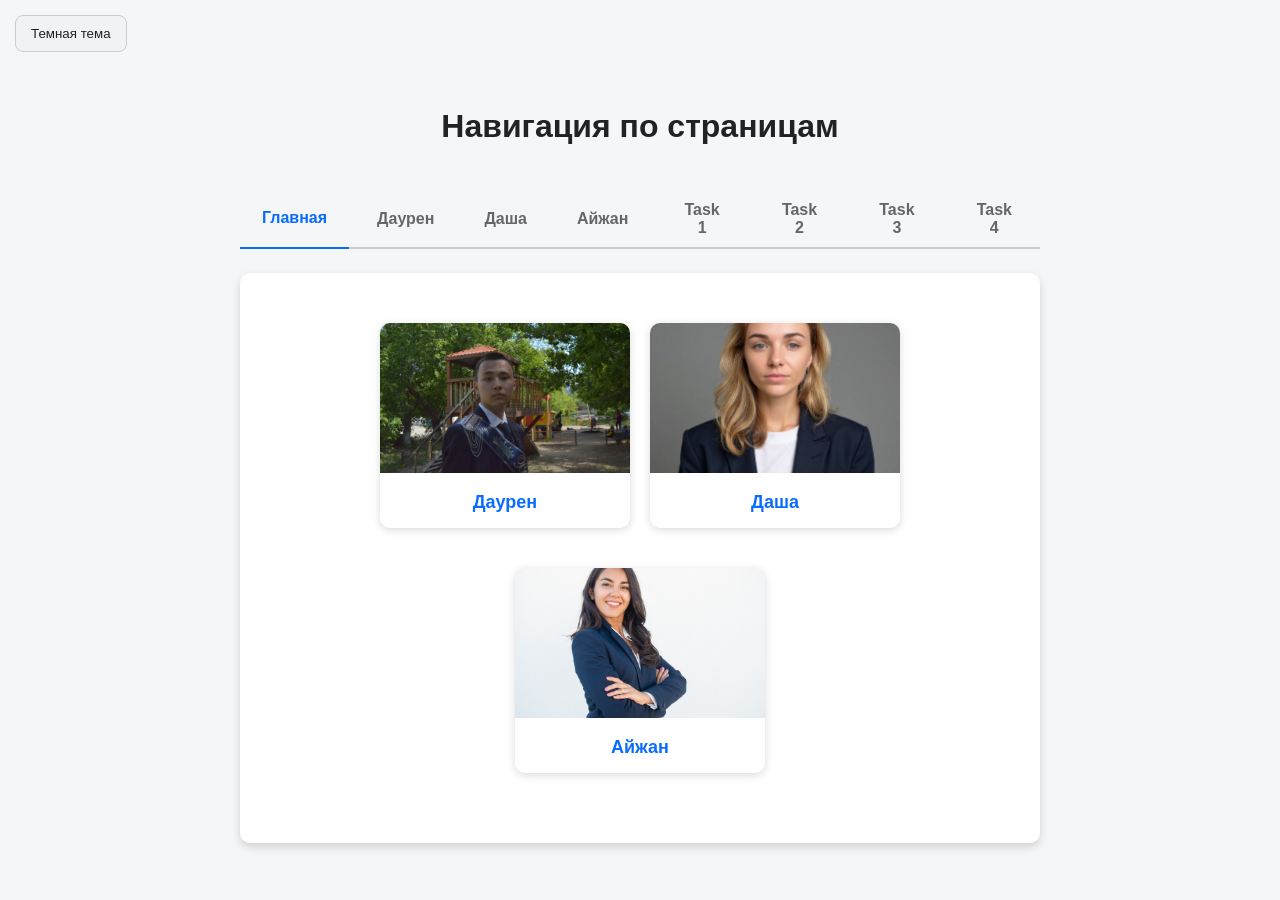
<file: Resume/index.html>
<!DOCTYPE html>
<html lang="ru">
<head>
  <meta charset="UTF-8">
  <title>Главная страница</title>
  <link rel="stylesheet" href="css/style.css">
</head>
<body>

  <button id="themeButton"> Темная тема</button>

  <h1>Навигация по страницам</h1>

  <div class="tabs">
    <div class="tabs__nav" role="tablist">
      <button class="tabs__btn is-active" role="tab" aria-selected="true" data-home="true">Главная</button>
      <button class="tabs__btn" role="tab" aria-selected="false" data-src="pages/page1.html">Даурен</button>
      <button class="tabs__btn" role="tab" aria-selected="false" data-src="pages/page2.html">Даша</button>
      <button class="tabs__btn" role="tab" aria-selected="false" data-src="pages/page3.html">Айжан</button>
      <button class="tabs__btn" role="tab" aria-selected="false" data-src="pages/page4.html">Task 1</button>
      <button class="tabs__btn" role="tab" aria-selected="false" data-src="pages/page5.html">Task 2</button>
      <button class="tabs__btn" role="tab" aria-selected="false" data-src="pages/page6.html">Task 3</button>
      <button class="tabs__btn" role="tab" aria-selected="false" data-src="pages/page7.html">Task 4</button>
    </div>

    <div class="tabs__content" id="tabsContent" role="tabpanel">
      <!-- сюда подгружается содержимое: либо карточки, либо страница из pages/ -->
    </div>
  </div>

  <!-- Разметка карточек главной страницы. Не показывается напрямую,
       tabs.js берёт её отсюда и вставляет в tabsContent -->
  <template id="homeTemplate">
    <div class="cards">
      <div class="card" data-target="pages/page1.html">
        <img src="images/resume.jpg" alt="Резюме">
        <div class="card-content">
          <a href="pages/page1.html" data-target="pages/page1.html">Даурен</a>
        </div>
      </div>
      <div class="card" data-target="pages/page2.html">
        <img src="images/pg1.jpg" alt="Страница 2">
        <div class="card-content">
          <a href="pages/page2.html" data-target="pages/page2.html">Даша</a>
        </div>
      </div>
      <div class="card" data-target="pages/page3.html">
        <img src="images/Resumee.jpg" alt="Страница 3">
        <div class="card-content">
          <a href="pages/page3.html" data-target="pages/page3.html">Айжан</a>
        </div>
      </div>
    </div>
  </template>

  <script src="js/tabs.js"></script>
  <script src="js/task4.js"></script>
</body>
</html>
</file>
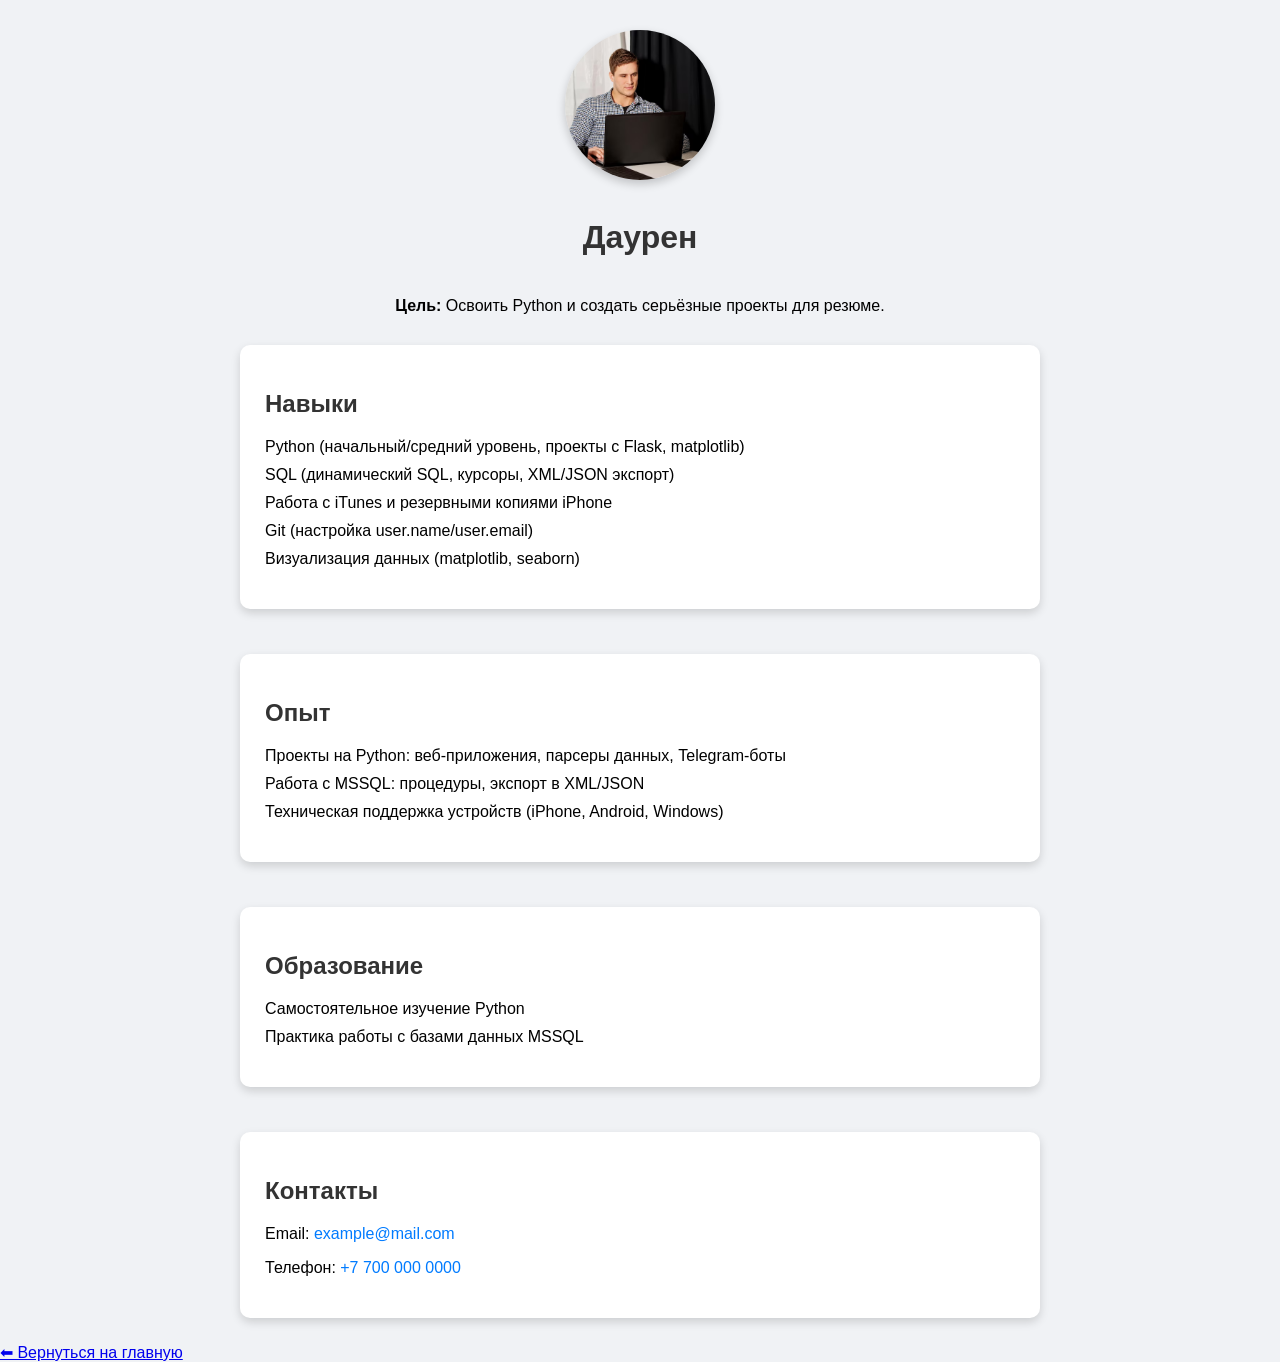
<file: page1.html>
<!DOCTYPE html>
<html lang="ru">
<head>
  <meta charset="UTF-8">
  <title>Резюме Даурен</title>
  <link rel="stylesheet" href="style.css">
</head>
<body>
  <div class="profile">
    <img src="images/resume.jpg" alt="Фото Даурен">
    <h1>Даурен</h1>
    <p><strong>Цель:</strong> Освоить Python и создать серьёзные проекты для резюме.</p>
  </div>
  <div class="resume-container">
    <div class="card">
      <h2>Навыки</h2>
      <ul class="skills">
        <li>Python (начальный/средний уровень, проекты с Flask, matplotlib)</li>
        <li>SQL (динамический SQL, курсоры, XML/JSON экспорт)</li>
        <li>Работа с iTunes и резервными копиями iPhone</li>
        <li>Git (настройка user.name/user.email)</li>
        <li>Визуализация данных (matplotlib, seaborn)</li>
      </ul>
    </div>

    <div class="card">
      <h2>Опыт</h2>
      <ul class="experience">
        <li>Проекты на Python: веб‑приложения, парсеры данных, Telegram‑боты</li>
        <li>Работа с MSSQL: процедуры, экспорт в XML/JSON</li>
        <li>Техническая поддержка устройств (iPhone, Android, Windows)</li>
      </ul>
    </div>

    <div class="card">
      <h2>Образование</h2>
      <ul class="education">
        <li>Самостоятельное изучение Python</li>
        <li>Практика работы с базами данных MSSQL</li>
      </ul>
    </div>

    <div class="card contact">
      <h2>Контакты</h2>
      <p>Email: <a href="mailto:example@mail.com">example@mail.com</a></p>
      <p>Телефон: <a href="tel:+77000000000">+7 700 000 0000</a></p>
    </div>
  </div>

  <a href="index.html">⬅ Вернуться на главную</a>
</body>
</html>
</file>
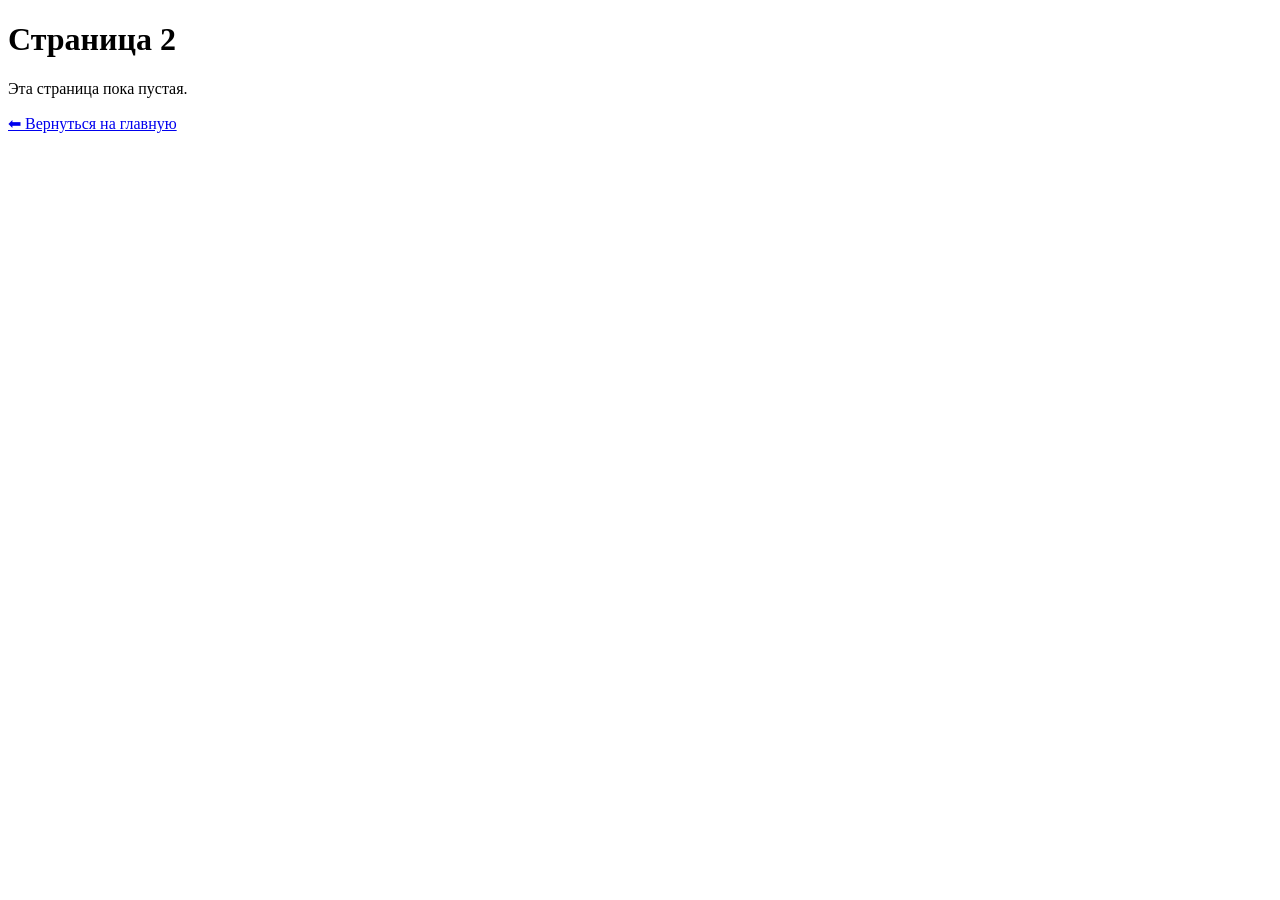
<file: page2.html>
<!DOCTYPE html>
<html lang="ru">
<head>
  <meta charset="UTF-8">
  <title>Страница 2</title>
</head>
<body>
  <h1>Страница 2</h1>
  <p>Эта страница пока пустая.</p>
  <a href="index.html">⬅ Вернуться на главную</a>
</body>
</html>
</file>
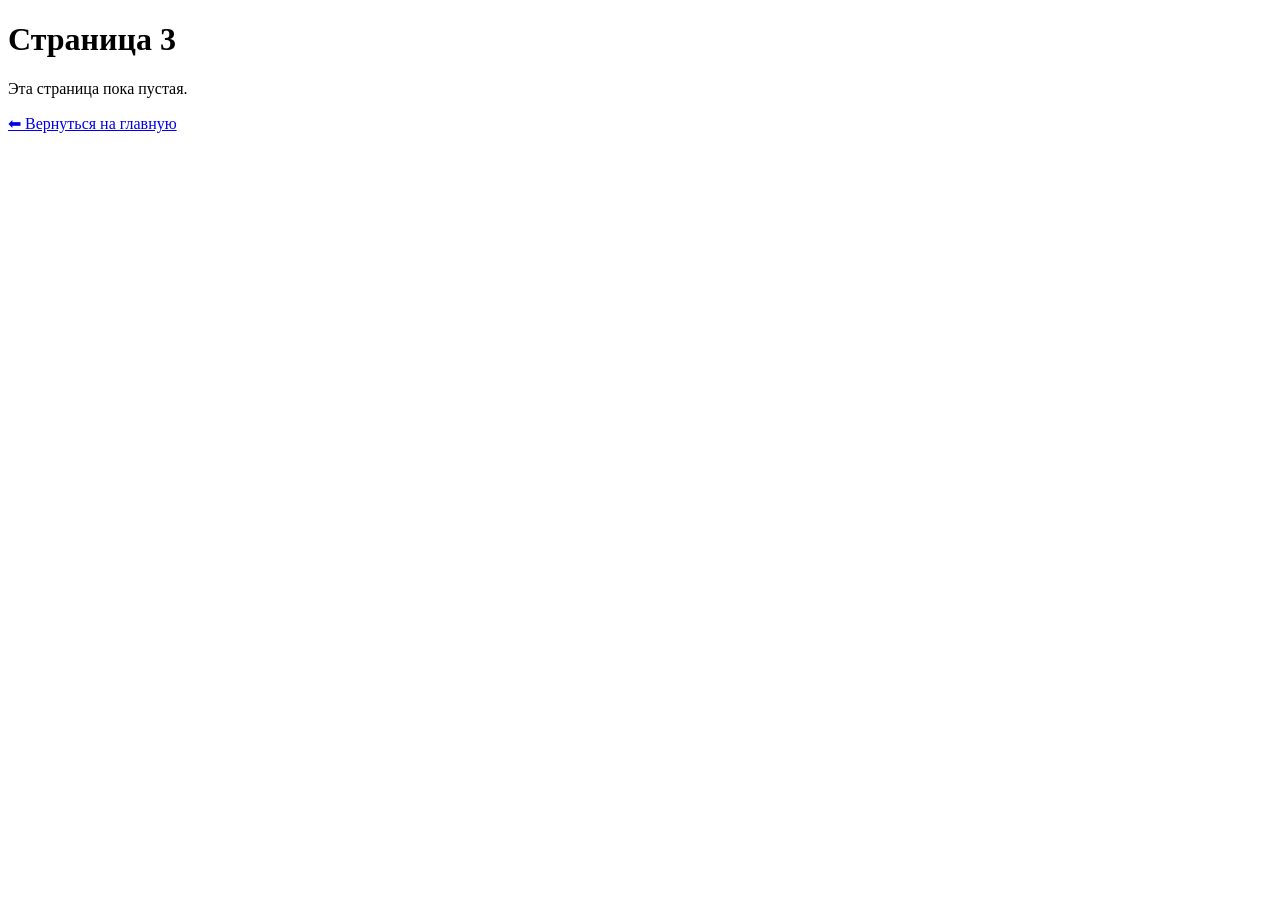
<file: page3.html>
<!DOCTYPE html>
<html lang="ru">
<head>
  <meta charset="UTF-8">
  <title>Страница 3</title>
</head>
<body>
  <h1>Страница 3</h1>
  <p>Эта страница пока пустая.</p>
  <a href="index.html">⬅ Вернуться на главную</a>
</body>
</html>
</file>
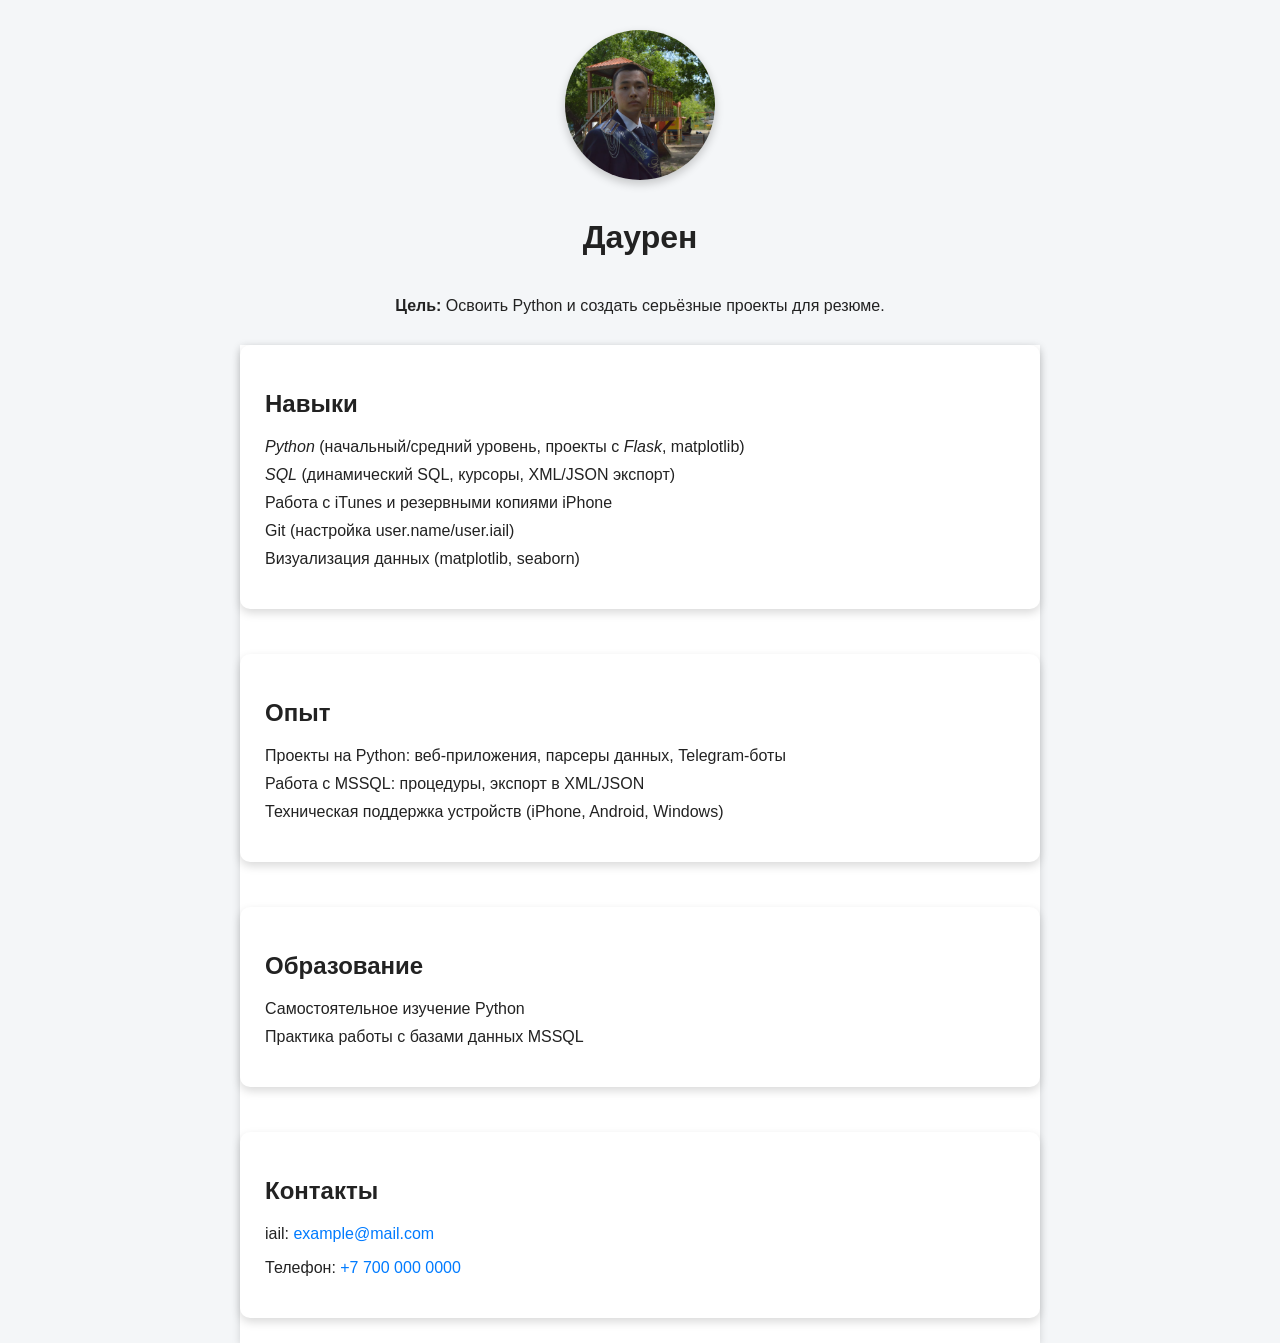
<file: Resume/pages/page1.html>
<!DOCTYPE html>
<html lang="ru">
<head>
  <meta charset="UTF-8">
  <title>Резюме Даурен</title>
  <link rel="stylesheet" href="../css/style.css">
</head>
<body>
  <div class="profile">
    <img src="../images/resume.jpg" alt="Фото Даурен">
    <h1>Даурен</h1>
    <p><strong>Цель:</strong> Освоить Python и создать серьёзные проекты для резюме.</p>
  </div>
  <div class="resume-container">
    <div class="card">
      <h2><strong>Навыки</strong></h2>
      <ul class="skills">
        <li><i>Python</i> (начальный/средний уровень, проекты с <i>Flask</i>, matplotlib)</li>
        <li><i>SQL</i> (динамический SQL, курсоры, XML/JSON экспорт)</li>
        <li>Работа с iTunes и резервными копиями iPhone</li>
        <li>Git (настройка user.name/user.iail)</li>
        <li>Визуализация данных (matplotlib, seaborn)</li>
      </ul>
    </div>

    <div class="card">
      <h2><strong>Опыт</strong></h2>
      <ul class="experience">
        <li>Проекты на Python: веб‑приложения, парсеры данных, Telegram‑боты</li>
        <li>Работа с MSSQL: процедуры, экспорт в XML/JSON</li>
        <li>Техническая поддержка устройств (iPhone, Android, Windows)</li>
      </ul>
    </div>

    <div class="card">
      <h2><strong>Образование</strong></h2>
      <ul class="education">
        <li>Самостоятельное изучение Python</li>
        <li>Практика работы с базами данных MSSQL</li>
      </ul>
    </div>

    <div class="card contact">
      <h2><strong>Контакты</strong></h2>
      <p>iail: <a href="mailto:example@mail.com">example@mail.com</a></p>
      <p>Телефон: <a href="tel:+77000000000">+7 700 000 0000</a></p>
    </div>
  </div>
<script src="../js/task4.js"></script>
</body>
</html>
</file>
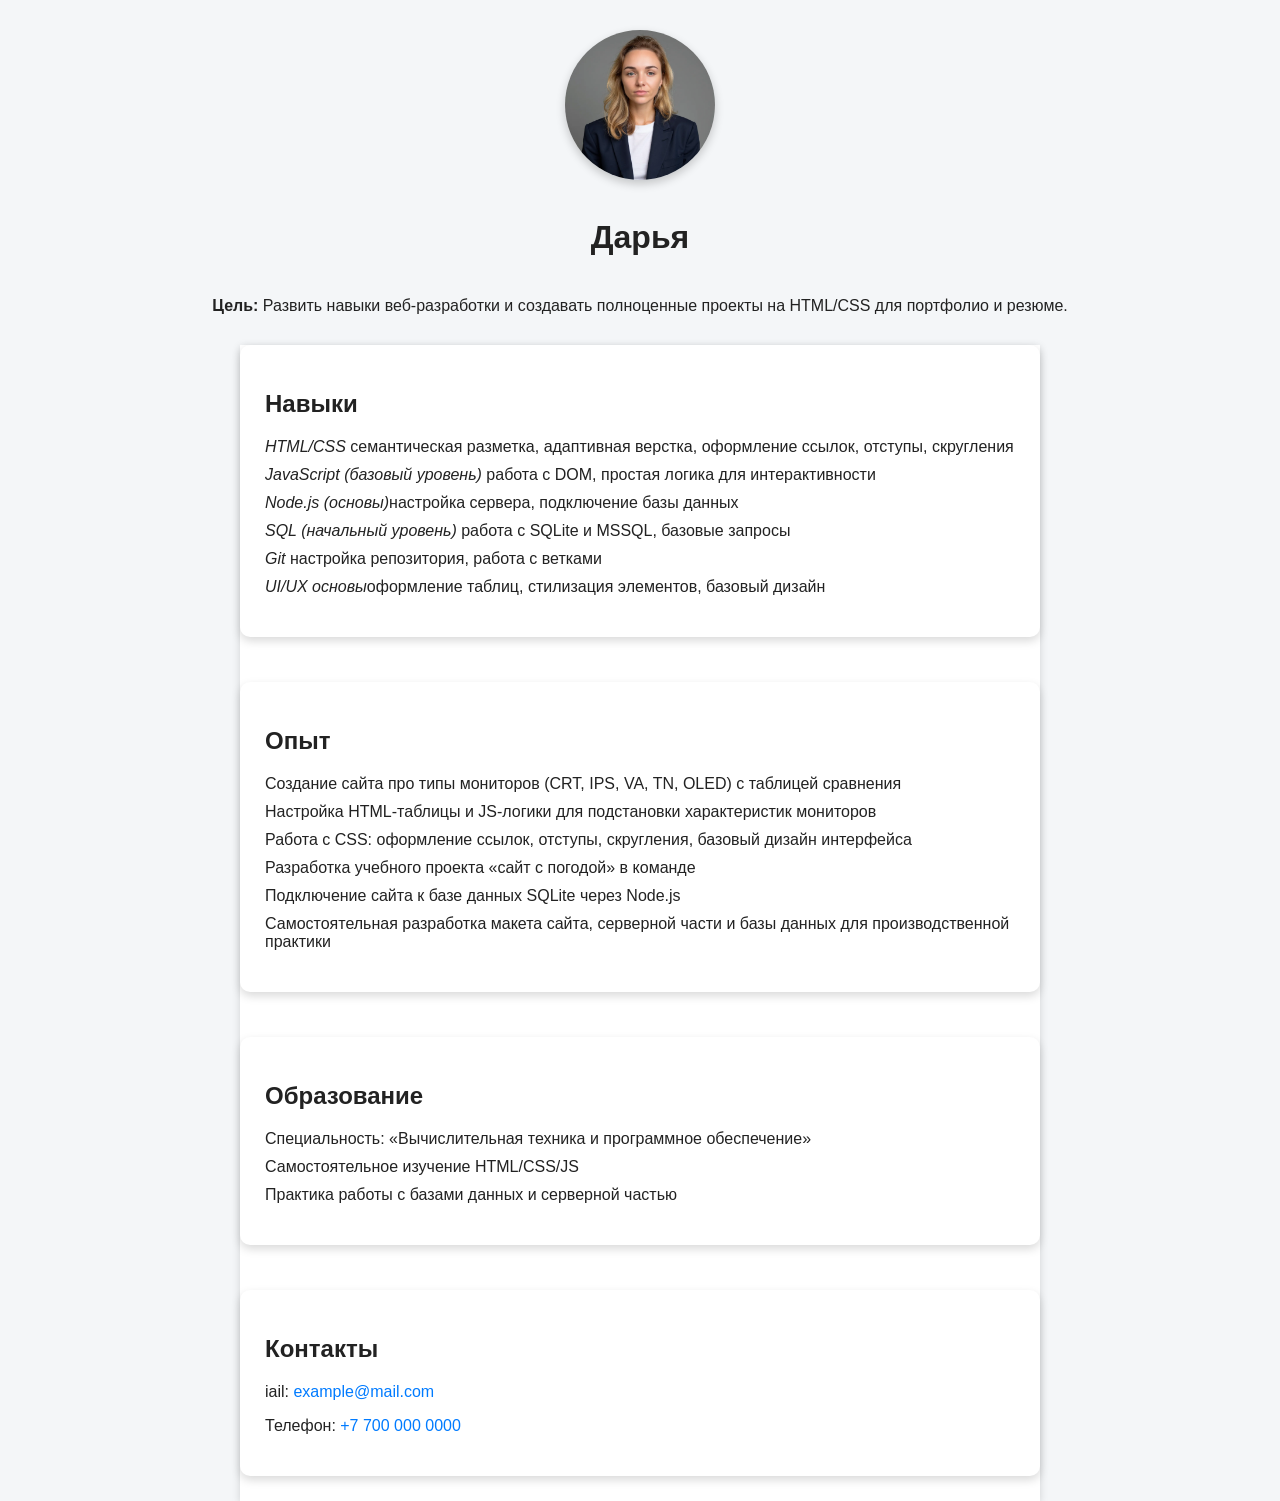
<file: Resume/pages/page2.html>
<!DOCTYPE html>
<html lang="ru">
<head>
  <meta charset="UTF-8">
  <title>Резюме </title>
  <link rel="stylesheet" href="../css/style.css">
</head>
<body>
  <div class="profile">
    <img src="../images/pg1.jpg" alt="Фото Дарья">
    <h1>Дарья</h1>
    <p><strong>Цель:</strong> Развить навыки веб‑разработки и создавать полноценные проекты на HTML/CSS для портфолио и резюме.</p>
  </div>
  <div class="resume-container">
    <div class="card">
      <h2><strong>Навыки</strong></h2>
      <ul class="skills">
        <li><i>HTML/CSS</i> семантическая разметка, адаптивная верстка, оформление ссылок, отступы, скругления </li>
        <li><i>JavaScript (базовый уровень)</i> работа с DOM, простая логика для интерактивности</li>
        <li><i>Node.js (основы)</i>настройка сервера, подключение базы данных</li>
        <li><i>SQL (начальный уровень) </i> работа с SQLite и MSSQL, базовые запросы </li>
        <li><i>Git </i>настройка репозитория, работа с ветками</li>
        <li><i>UI/UX основы</i>оформление таблиц, стилизация элементов, базовый дизайн</li>
      </ul>
    </div>

    <div class="card">
      <h2><strong>Опыт</strong></h2>
      <ul class="experience">
        <li>Создание сайта про типы мониторов (CRT, IPS, VA, TN, OLED) с таблицей сравнения</li>
        <li>Настройка HTML‑таблицы и JS‑логики для подстановки характеристик мониторов</li>
        <li>Работа с CSS: оформление ссылок, отступы, скругления, базовый дизайн интерфейса</li>
        <li>Разработка учебного проекта «сайт с погодой» в команде</li>
        <li>Подключение сайта к базе данных SQLite через Node.js</li>
        <li>Самостоятельная разработка макета сайта, серверной части и базы данных для производственной практики</li>
      </ul>
    </div>

    <div class="card">
      <h2><strong>Образование</strong></h2>
      <ul class="education">
        <li>Специальность: «Вычислительная техника и программное обеспечение»</li>
        <li>Самостоятельное изучение HTML/CSS/JS</li>
        <li>Практика работы с базами данных и серверной частью</li>
      </ul>
    </div>

    <div class="card contact">
      <h2><strong>Контакты</strong></h2>
      <p>iail: <a href="mailto:example@mail.com">example@mail.com</a></p>
      <p>Телефон: <a href="tel:+77000000000">+7 700 000 0000</a></p>
    </div>
  </div>
<script src="../js/task4.js"></script>
</body>
</html>
</file>
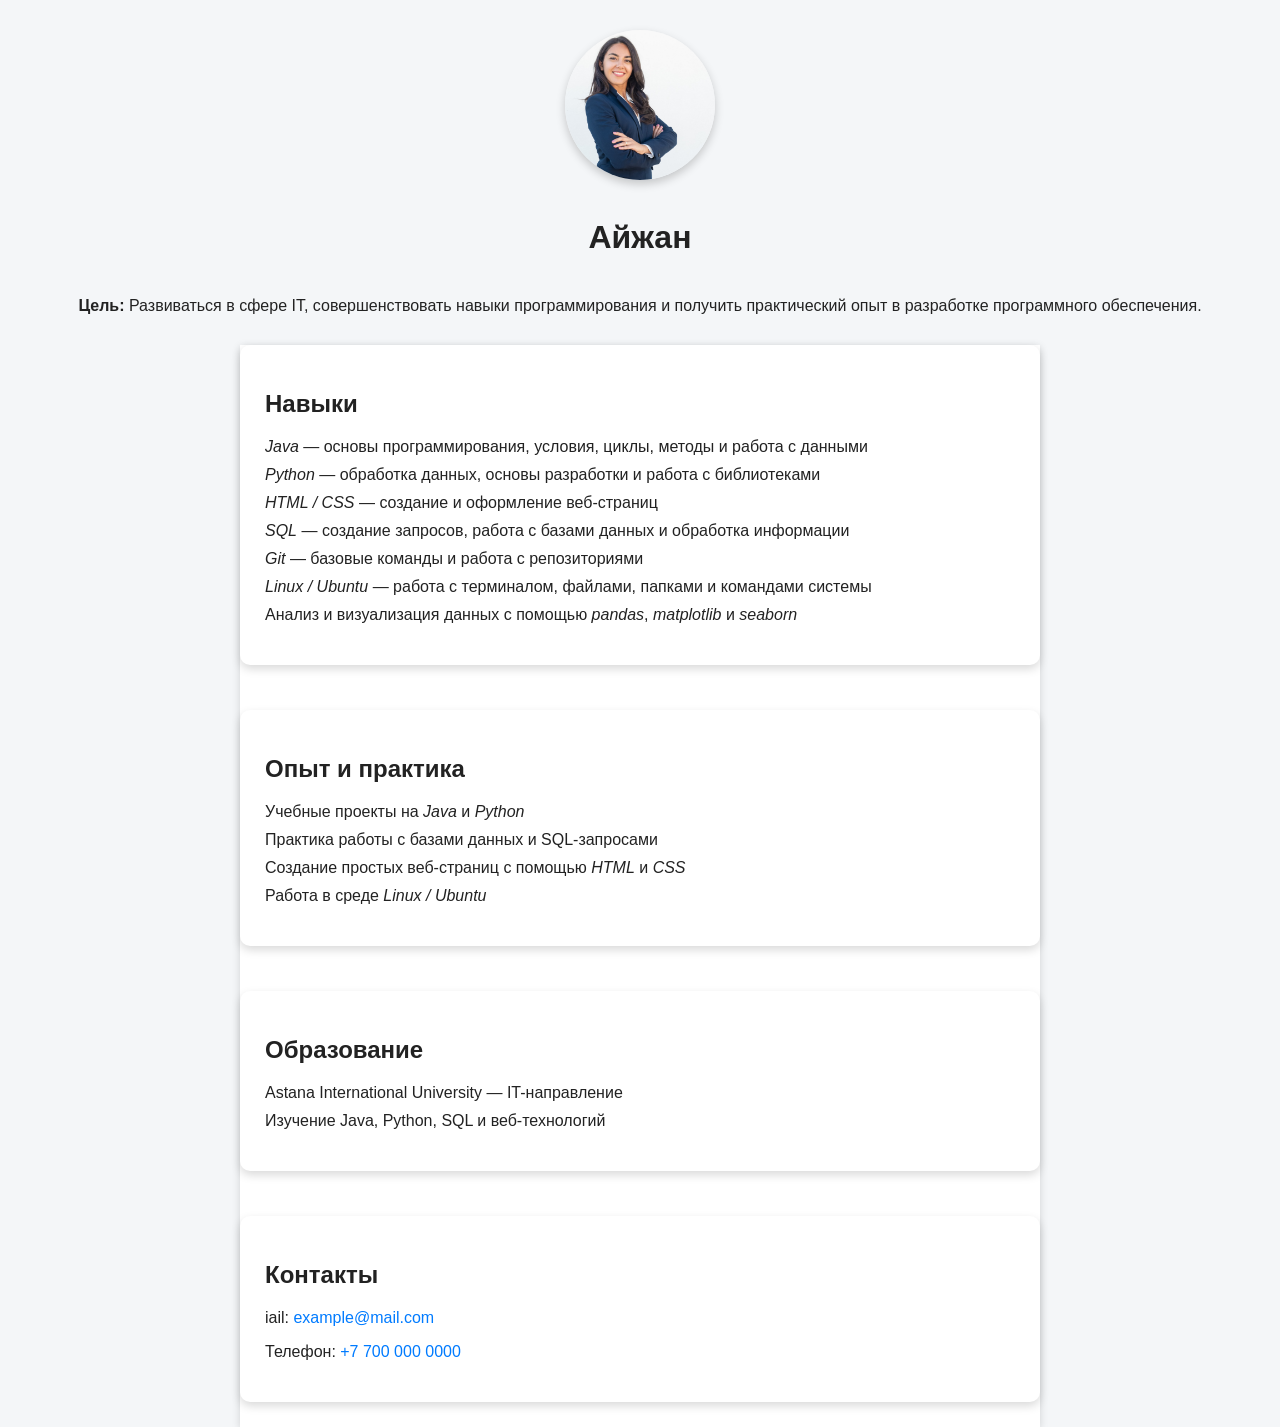
<file: Resume/pages/page3.html>
<!DOCTYPE html>
<html lang="ru">
<head>
  <meta charset="UTF-8">
  <title>Резюме Айжан</title>
  <link rel="stylesheet" href="../css/style.css">
</head>
<body>
  <div class="profile">
    <img src="../images/Resumee.jpg" alt="Фото Айжан">
    <h1>Айжан</h1>
    <p><strong>Цель:</strong> Развиваться в сфере IT, совершенствовать навыки программирования и получить практический опыт в разработке программного обеспечения.</p>
  </div>
  <div class="resume-container">
    <div class="card">
      <h2><strong>Навыки</strong></h2>
      <ul class="skills">
        <li><i>Java</i> — основы программирования, условия, циклы, методы и работа с данными</li>
        <li><i>Python</i> — обработка данных, основы разработки и работа с библиотеками</li>
        <li><i>HTML / CSS</i> — создание и оформление веб-страниц</li>
        <li><i>SQL</i> — создание запросов, работа с базами данных и обработка информации</li>
        <li><i>Git</i> — базовые команды и работа с репозиториями</li>
        <li><i>Linux / Ubuntu</i> — работа с терминалом, файлами, папками и командами системы</li>
        <li>Анализ и визуализация данных с помощью <i>pandas</i>, <i>matplotlib</i> и <i>seaborn</i></li> 
      </ul> 
    </div>

    
<div class="card">
  <h2><strong>Опыт и практика</strong></h2>
  <ul class="experience">
    <li>Учебные проекты на <i>Java</i> и <i>Python</i></li>
    <li>Практика работы с базами данных и SQL-запросами</li>
    <li>Создание простых веб-страниц с помощью <i>HTML</i> и <i>CSS</i></li>
    <li>Работа в среде <i>Linux / Ubuntu</i></li>
  </ul>
</div>


    
<div class="card">
  <h2><strong>Образование</strong></h2>
  <ul class="education">
    <li>Astana International University — IT-направление</li>
    <li>Изучение Java, Python, SQL и веб-технологий</li>
  </ul>
</div>



    <div class="card contact">
      <h2><strong>Контакты</strong></h2>
      <p>iail: <a href="mailto:example@mail.com">example@mail.com</a></p>
      <p>Телефон: <a href="tel:+77000000000">+7 700 000 0000</a></p>
    </div>
  </div>
<script src="../js/task4.js"></script>
</body>
</html>
</file>
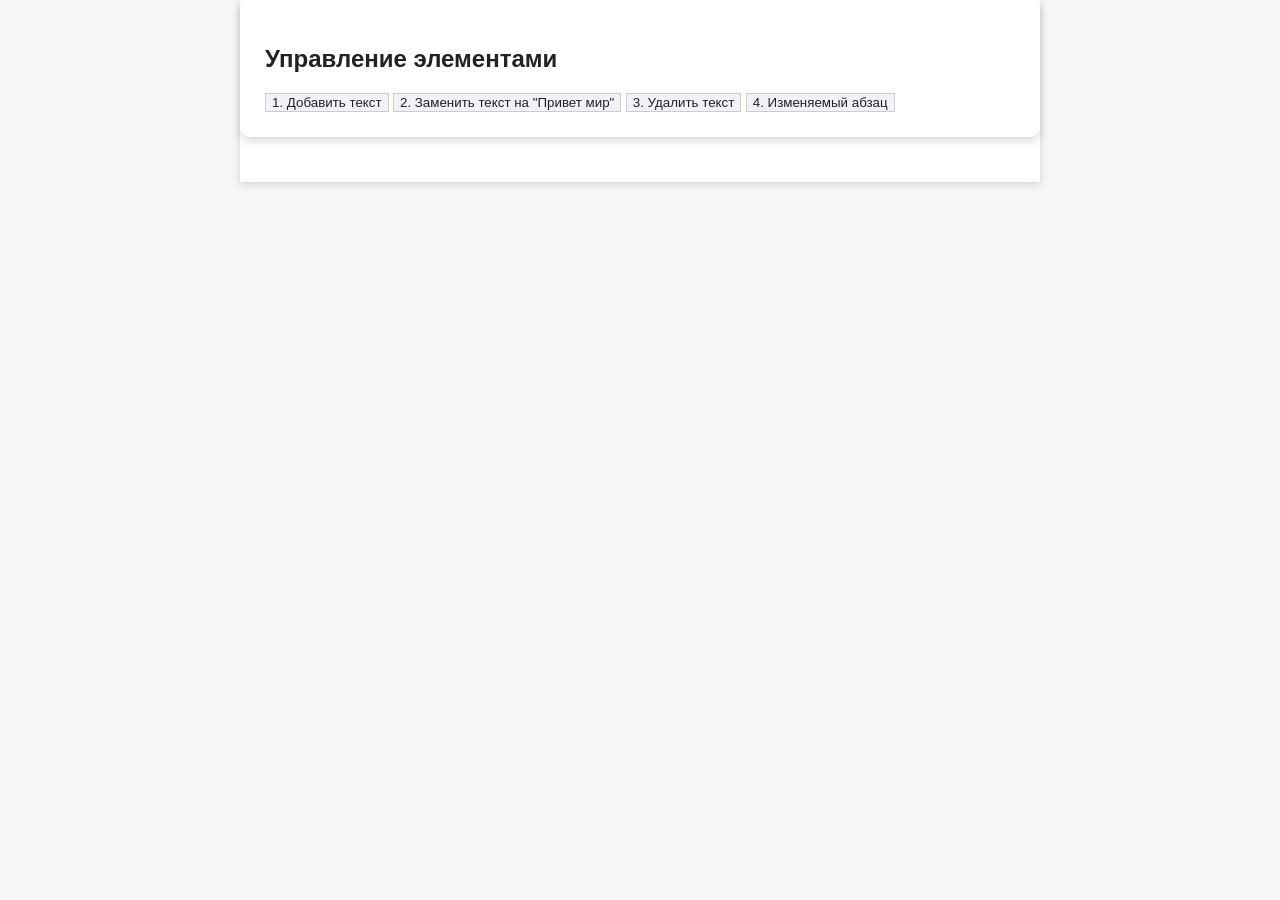
<file: Resume/pages/page4.html>
<!DOCTYPE html>
<html lang="ru">
<head>
  <meta charset="UTF-8">
  <title>Task 1</title>
  <link rel="stylesheet" href="../css/style.css">
</head>
<body>

  <div class="resume-container" id="task1Root">

    <div class="card">
      <h2>Управление элементами</h2>
      <div class="task1-buttons">
        <button type="button" data-action="add-text">1. Добавить текст</button>
        <button type="button" data-action="replace-text">2. Заменить текст на "Привет мир"</button>
        <button type="button" data-action="remove-text">3. Удалить текст</button>
        <button type="button" data-action="toggle-paragraph">4. Изменяемый абзац</button>
      </div>
    </div>

    <!-- сюда попадают элементы, которыми управляют кнопки -->
    <div id="task1Dynamic"></div>

  </div>

  <script src="../js/task1.js"></script>
<script src="../js/task4.js"></script>
</body>
</html>
</file>
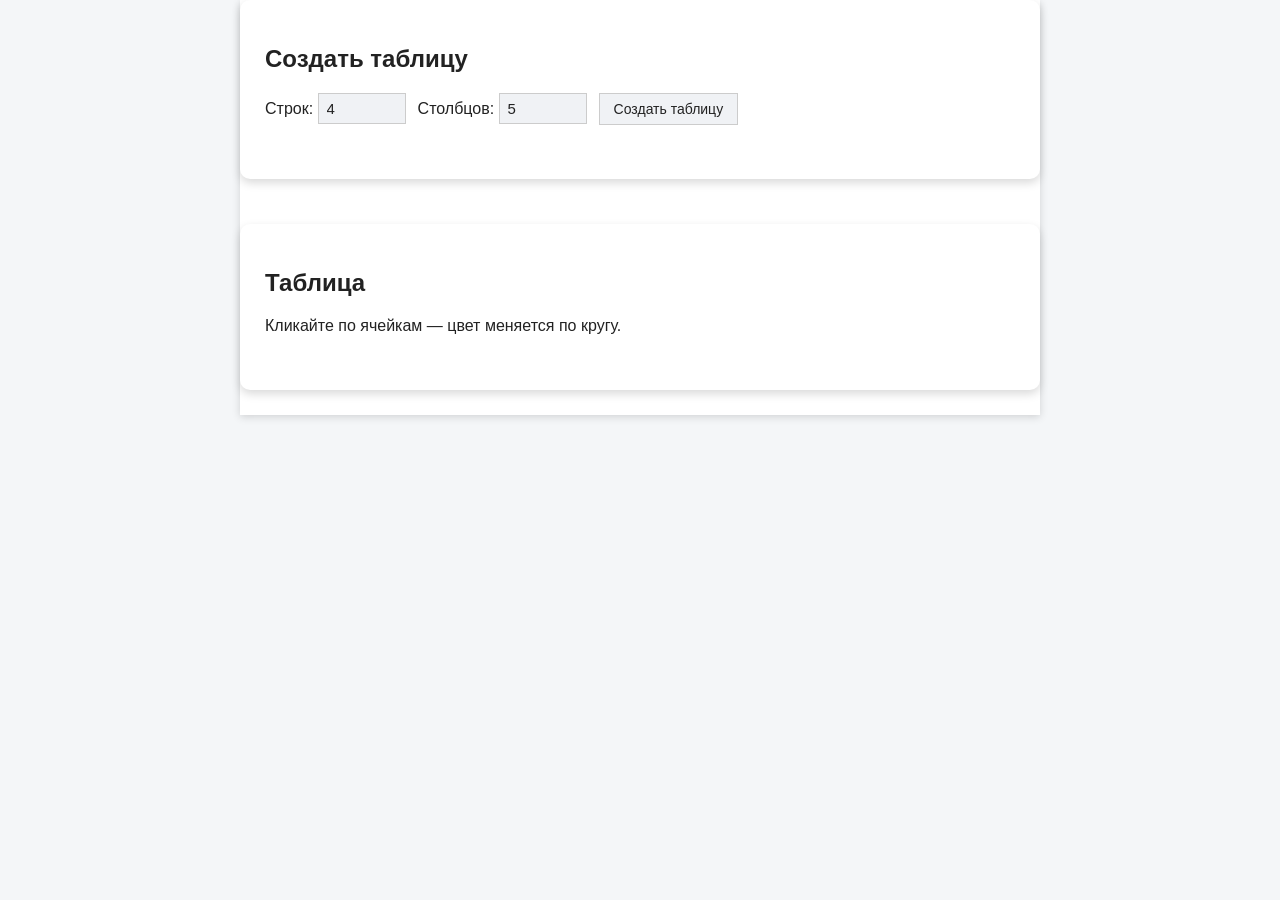
<file: Resume/pages/page6.html>
<!DOCTYPE html>
<html lang="ru">
<head>
  <meta charset="UTF-8">
  <title>Task 3</title>
  <link rel="stylesheet" href="../css/style.css">
</head>
<body>

  <!-- Стили лежат внутри body, чтобы они подхватились и при подгрузке во вкладку
       (tabs.js берёт из файла только содержимое body) -->
  <style>
    #task3Root .task3-controls {
      display: flex;
      flex-wrap: wrap;
      gap: 12px;
      align-items: center;
    }
    #task3Root input[type="number"] {
      width: 70px;
      padding: 6px 8px;
      font-size: 15px;
    }
    #task3Root button {
      padding: 7px 14px;
      font-size: 14px;
      cursor: pointer;
    }
    #task3Root .task3-message {
      margin-top: 10px;
      color: #c62828;
      min-height: 1.2em;
    }
    #task3Root .task3-live-counts {
      margin-top: 14px;
      display: flex;
      flex-wrap: wrap;
      gap: 6px 18px;
    }
    #task3Root .task3-live-counts span {
      font-size: 14px;
    }
    #task3Root .task3-table-box {
      overflow-x: auto;
    }
    #task3Root table {
      border-collapse: collapse;
      margin: 0 auto;
    }
    #task3Root td {
      width: 44px;
      height: 44px;
      border: 1px solid #999;
      cursor: pointer;
      user-select: none;
      transition: background-color 0.15s ease;
    }
  </style>

  <div class="resume-container" id="task3Root">

    <div class="card">
      <h2>Создать таблицу</h2>
      <div class="task3-controls">
        <label>Строк: <input type="number" id="task3Rows" min="1" max="20" value="4"></label>
        <label>Столбцов: <input type="number" id="task3Cols" min="1" max="20" value="5"></label>
        <button type="button" id="task3Create">Создать таблицу</button>
      </div>
      <div class="task3-message" id="task3Message"></div>
    </div>

    <div class="card">
      <h2>Таблица</h2>
      <p>Кликайте по ячейкам — цвет меняется по кругу.</p>
      <div class="task3-table-box" id="task3TableBox"></div>
      <div class="task3-live-counts" id="task3LiveCounts"></div>
    </div>

  </div>

  <script src="../js/task3.js"></script>

</body>
</html>
</file>
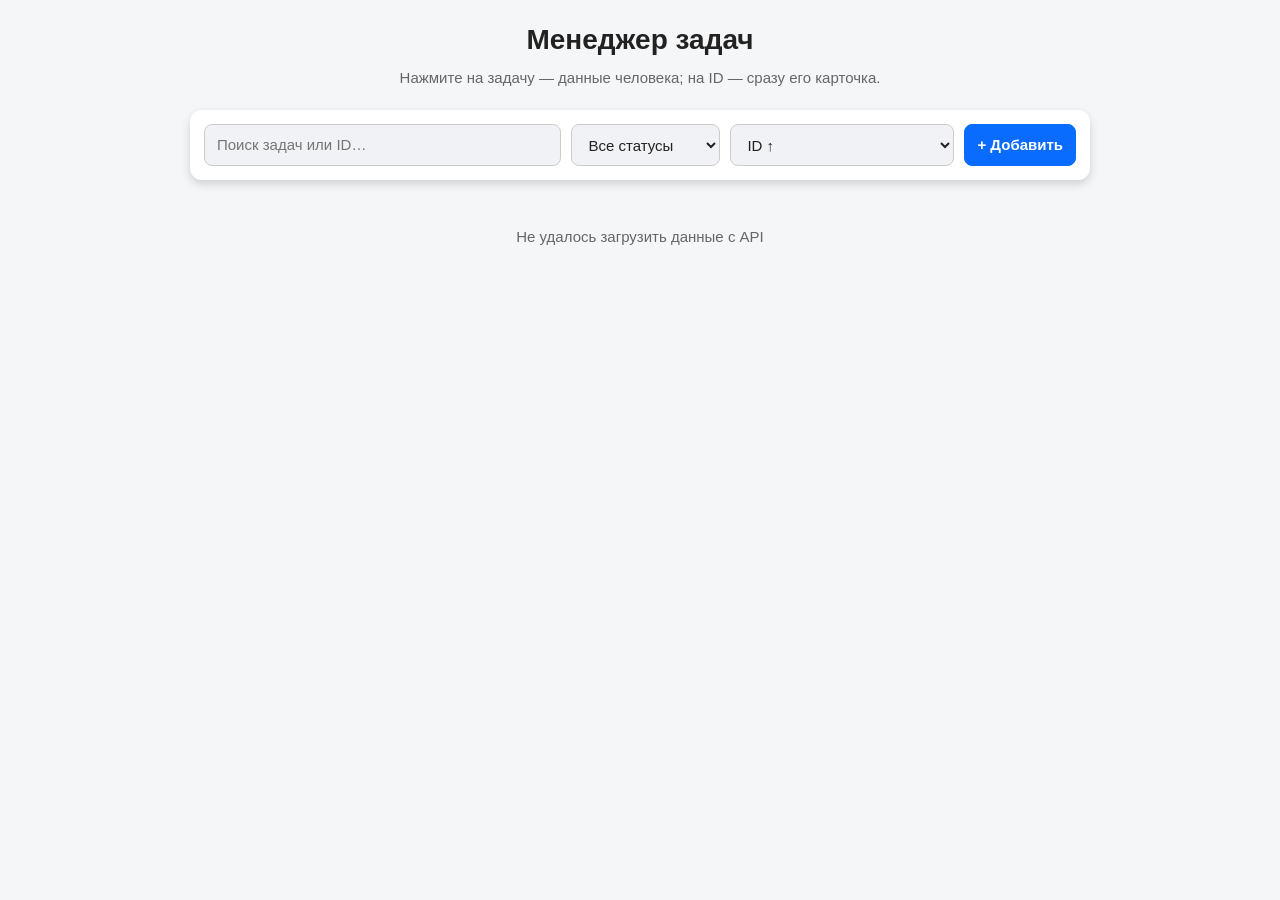
<file: Resume/pages/page7.html>
<!DOCTYPE html>
<html lang="ru">
<head>
  <meta charset="UTF-8">
  <meta name="viewport" content="width=device-width, initial-scale=1.0">
  <title>Task 4 — Менеджер задач</title>
  <link rel="stylesheet" href="../css/style.css">
</head>
<body>

<div id="taskApp">
  <h1>Менеджер задач</h1>
  <div class="sub">Нажмите на задачу — данные человека; на ID — сразу его карточка.</div>
  <div class="bar">
    <input type="search" id="q" placeholder="Поиск задач или ID…">
    <select id="status">
      <option value="all">Все статусы</option>
      <option value="open">Не выполнены</option>
      <option value="done">Выполнены</option>
    </select>
    <select id="sort">
      <option value="id-asc">ID ↑</option>
      <option value="id-desc">ID ↓</option>
      <option value="text-asc">Текст А→Я</option>
      <option value="text-desc">Текст Я→А</option>
      <option value="status">Сначала невыполненные</option>
      <option value="user">По ID человека</option>
    </select>
    <button class="primary" id="addBtn">+ Добавить</button>
  </div>
  <div class="stats" id="stats"></div>
  <div id="list"></div>
  <div class="row" style="justify-content:center"><button id="more" style="display:none">Показать ещё</button></div>
</div>

<script src="../js/task5.js"></script>
</body>
</html>
</file>
<file: Resume/css/style.css>
:root {
  --bg: #f4f6f8;
  --surface: #ffffff;       /* белый контейнер / карточки */
  --surface-2: #f0f2f5;     /* подпись под фото, инпуты */
  --text: #222222;
  --text-muted: #666666;
  --border: #cccccc;
  --accent: #0a6cff;
  --danger: #c62828;
  --shadow: rgba(0, 0, 0, 0.15);
}
body {
  font-family: Arial, sans-serif;

  background: var(--bg);
  color: var(--text);

  margin: 0;
  padding: 0;

  transition:
    background-color 0.3s,
    color 0.3s;
}

h1, h2, h3 { color: var(--text); }

/* Заголовок */
h1 {
  text-align: center;
  padding: 20px;
}

/* Контейнер карточек на главной */
.cards {
  display: flex;
  gap: 20px;
  justify-content: center;
  margin: 40px auto;
  flex-wrap: wrap;
  max-width: 1000px;
}

/* Карточка */
.card {
  background: var(--surface);
  border-radius: 10px;
  box-shadow: 0 4px 10px var(--shadow);
  width: 250px;
  overflow: hidden;
  transition: transform 0.2s ease;
  margin-bottom: 20px;
}

.card:hover {
  transform: translateY(-5px);
}

/* Картинка в карточке */
.card img {
  width: 100%;
  height: 150px;
  object-fit: cover;
}

/* Контент внутри карточки */
.card-content {
  padding: 15px;
  text-align: center;
}

.card-content a {
  text-decoration: none;
  color: var(--accent);
  font-weight: bold;
  font-size: 18px;
}

.card-content a:hover {
  color: var(--accent);
  text-decoration: underline;
}

/* Секции резюме */
.section {
  margin-bottom: 30px;
}

.skills, .experience, .education {
  list-style: none;
  padding: 0;
}

.skills li, .experience li, .education li {
  margin-bottom: 10px;
}

/* Контакты */
.contact a {
  color: #007BFF;
  text-decoration: none;
}

.contact a:hover {
  color: var(--accent);
  text-decoration: underline;
}

/* Фото профиля */
.profile {
  text-align: center;
  margin: 30px 0;
}

.profile img {
  width: 150px;
  height: 150px;
  border-radius: 50%;
  object-fit: cover;
  box-shadow: 0 4px 10px rgba(0,0,0,0.2);
}

.profile h1 {
  margin-top: 15px;
}

/* Вкладки на главной */
.tabs {
  max-width: 800px;
  margin: 0 auto 40px;
  padding: 0 20px;
}

.tabs__nav {
  display: flex;
  gap: 6px;
  justify-content: center;
  border-bottom: 2px solid var(--border);
  margin-bottom: 24px;
}

.tabs__btn {
  appearance: none;
  background: none;
  border: none;
  padding: 12px 22px;
  font-family: inherit;
  font-size: 16px;
  font-weight: bold;
  color: var(--text-muted);
  cursor: pointer;
  position: relative;
  top: 2px;
}

.tabs__btn:hover {
  color: var(--accent);
}

.tabs__btn.is-active {
  color: var(--accent);
  border-bottom: 2px solid var(--accent);
}

.tabs__content {
  background: var(--surface);
  border-radius: 10px;
  box-shadow: 0 4px 10px var(--shadow);
  padding: 10px 25px;
  min-height: 150px;
}

/* Контейнер для карточек на странице резюме */
.resume-container {
  display: flex;
  flex-direction: column;
  align-items: center;
  gap: 20px;
  max-width: 800px;
  margin: 0 auto;
}

/* Карточки внутри резюме — на всю ширину */
.resume-container .card {
  width: 100%;
  background: var(--surface);
  border-radius: 10px;
  box-shadow: 0 4px 10px var(--shadow);
  padding: 25px;
  margin-bottom: 25px;
  box-sizing: border-box;
}

#task2Btn {
  display: block;
  margin: 20px auto;
  padding: 10px 20px;
  font-size: 18px;
  cursor: pointer;
}
#classes {
  text-align: center;
  margin: 0;
}
#task2Btn {
  background-color: #ddd;
  color: black;
  border: 2px solid #aaa;
  padding: 10px 20px;
  border-radius: 8px;
  cursor: pointer;
}

#task2Btn.active {
  background-color: green;
  color: white;
  border-color: darkgreen;
}

/* Task 4 Темная тема */

body.dark-theme {
  --bg: #1e1e1e;
  --surface: #2a2a2a;
  --surface-2: #333333;
  --text: #f1f1f1;
  --text-muted: #aaaaaa;
  --border: #555555;
  --accent: #4d9bff;
  --danger: #ff6b6b;
  --shadow: rgba(0, 0, 0, 0.5);
}

#themeButton {
  padding: 10px 15px;
  margin: 15px;

  border: 1px solid var(--border);
  border-radius: 8px;

  cursor: pointer;

  background: var(--surface-2);
  color: var(--text);

  transition:
    background-color 0.3s,
    color 0.3s,
    border-color 0.3s;
}

.resume-container,
.content,
.card {
  background: var(--surface);
  color: var(--text);

  box-shadow: 0 2px 8px var(--shadow);

  transition:
    background-color 0.3s,
    color 0.3s,
    box-shadow 0.3s;
}

.nav a { color: var(--text-muted); }
.nav a.active { color: var(--accent); border-bottom-color: var(--accent); }

input, select, button {
  background: var(--surface-2);
  color: var(--text);
  border: 1px solid var(--border);
}
h1 {
  text-align: center !important;
  width: 100%;
  box-sizing: border-box;
}

/* ===== Стили для Task 4 (CRUD, #crudRoot) ===== */
#crudRoot button {
  padding: 7px 14px;
  font-size: 14px;
  cursor: pointer;
}
#crudRoot .crud-message {
  margin-top: 10px;
  min-height: 1.2em;
}
#crudRoot .crud-message.is-error {
  color: var(--danger);
}
#crudRoot ul.crud-list {
  list-style: none;
  padding: 0;
  margin: 0;
}
#crudRoot .crud-item {
  display: flex;
  align-items: center;
  gap: 10px;
  padding: 10px 0;
  border-bottom: 1px solid var(--border);
}
#crudRoot .crud-item:last-child {
  border-bottom: none;
}
#crudRoot .crud-item-text {
  flex: 1;
  word-break: break-word;
}
#crudRoot .crud-item.is-done .crud-item-text {
  text-decoration: line-through;
  color: var(--text-muted);
}
#crudRoot .crud-item button {
  padding: 5px 10px;
  font-size: 13px;
}

/* ----- Модальное окно (добавление / изменение задачи) ----- */
#crudRoot .crud-modal {
  position: fixed;
  top: 0;
  right: 0;
  bottom: 0;
  left: 0;
  background: rgba(0, 0, 0, 0.5);
  display: flex;
  align-items: center;
  justify-content: center;
  z-index: 1000;
}
#crudRoot .crud-modal[hidden] {
  display: none;
}
#crudRoot .crud-modal-box {
  background: var(--surface);
  color: var(--text);
  padding: 24px;
  border-radius: 12px;
  width: 90%;
  max-width: 400px;
  box-sizing: border-box;
  box-shadow: 0 10px 30px var(--shadow);
}
#crudRoot .crud-modal-box h3 {
  margin: 0 0 16px;
}
#crudRoot .crud-modal-box label {
  display: block;
  margin-bottom: 12px;
  font-size: 14px;
  color: var(--text-muted);
}
#crudRoot .crud-modal-box input {
  display: block;
  width: 100%;
  box-sizing: border-box;
  margin-top: 4px;
  padding: 8px 10px;
  font-size: 16px;
}
#crudRoot .crud-modal-error {
  color: var(--danger);
  min-height: 20px;
  font-size: 14px;
}
#crudRoot .crud-modal-actions {
  display: flex;
  gap: 8px;
  justify-content: flex-end;
  margin-top: 8px;
}
#crudRoot .crud-modal-response {
  margin: 8px 0 0;
  padding: 10px;
  background: var(--surface-2);
  color: var(--text);
  border: 1px solid var(--border);
  border-radius: 8px;
  font-size: 13px;
  max-height: 220px;
  overflow: auto;
  white-space: pre-wrap;
  word-break: break-word;
}
#crudRoot .crud-modal-response[hidden] {
  display: none;
}
/* Все стили менеджера задач живут только внутри #taskApp,
   поэтому не пересекаются с остальным сайтом.
   Цвета берутся из ваших переменных (--surface, --text, --border, --accent ...),
   поэтому тёмная тема (body.dark-theme) работает сама. Если переменных нет — используются запасные значения. */

#taskApp {
  --t-card: var(--surface, #fff);
  --t-input: var(--surface-2, #f0f2f5);
  --t-text: var(--text, #222);
  --t-muted: var(--text-muted, #666);
  --t-line: var(--border, #ccc);
  --t-accent: var(--accent, #0a6cff);
  --t-danger: var(--danger, #c62828);
  --t-shadow: var(--shadow, rgba(0, 0, 0, .15));
  --t-ok: #2e9d4f;
  --t-warn: #e08a00;
 
  max-width: 900px;
  margin: 0 auto;
  padding: 10px 16px 60px;
  color: var(--t-text);
  font: 15px/1.45 Arial, sans-serif;
}
#taskApp *, #taskApp *::before, #taskApp *::after { box-sizing: border-box; }
 
/* ---------- Заголовок ---------- */
#taskApp h1 { font-size: 28px; margin: 0 0 6px; padding: 10px 0 0; }
#taskApp .sub { color: var(--t-muted); margin-bottom: 22px; text-align: center; }
 
/* ---------- Панель управления ---------- */
#taskApp .bar {
  display: flex; flex-wrap: wrap; gap: 10px;
  background: var(--t-card);
  border-radius: 12px;
  box-shadow: 0 4px 10px var(--t-shadow);
  padding: 14px;
  margin-bottom: 16px;
}
#taskApp .bar input[type=search] { flex: 1 1 220px; }
 
#taskApp input, #taskApp select, #taskApp textarea, #taskApp button {
  font: inherit;
  color: var(--t-text);
  background: var(--t-input);
  border: 1px solid var(--t-line);
  border-radius: 8px;
  padding: 9px 12px;
  margin: 0;
  transition: border-color .2s, box-shadow .2s, background-color .2s, transform .15s, color .2s;
}
#taskApp input:focus, #taskApp select:focus, #taskApp textarea:focus {
  outline: none;
  border-color: var(--t-accent);
  box-shadow: 0 0 0 3px color-mix(in srgb, var(--t-accent) 25%, transparent);
}
#taskApp button { cursor: pointer; font-weight: bold; }
#taskApp button:hover { border-color: var(--t-accent); color: var(--t-accent); }
#taskApp button:active { transform: scale(.96); }
 
#taskApp .primary {
  background: var(--t-accent);
  border-color: var(--t-accent);
  color: #fff;
}
#taskApp .primary:hover { color: #fff; filter: brightness(1.1); }
 
#taskApp .stats { color: var(--t-muted); font-size: 13px; margin: 0 4px 12px; }
 
/* ---------- Карточка задачи ---------- */
#taskApp .task {
  display: flex; align-items: center; gap: 12px;
  background: var(--t-card);
  color: var(--t-text);
  border-radius: 10px;
  border-left: 5px solid var(--t-warn);
  box-shadow: 0 4px 10px var(--t-shadow);
  padding: 14px 16px;
  margin-bottom: 12px;
  cursor: pointer;
  transition: transform .2s ease, box-shadow .2s ease;
}
#taskApp .task.done { border-left-color: var(--t-ok); }
#taskApp .task:hover { transform: translateY(-3px); box-shadow: 0 8px 18px var(--t-shadow); }
#taskApp .task .txt { flex: 1; min-width: 0; font-size: 16px; }
#taskApp .task.done .txt { text-decoration: line-through; color: var(--t-muted); }
 
/* ---------- Бейджи ---------- */
#taskApp .chip {
  font-size: 12px; font-weight: bold;
  padding: 4px 10px; border-radius: 999px;
  background: var(--t-input);
  color: var(--t-muted);
  white-space: nowrap;
}
#taskApp .chip.st-done { background: color-mix(in srgb, var(--t-ok) 18%, transparent); color: var(--t-ok); }
#taskApp .chip.st-open { background: color-mix(in srgb, var(--t-warn) 18%, transparent); color: var(--t-warn); }
#taskApp .chip.user {
  background: color-mix(in srgb, var(--t-accent) 14%, transparent);
  color: var(--t-accent);
  cursor: pointer;
  transition: background-color .2s, color .2s;
}
#taskApp .chip.user:hover { background: var(--t-accent); color: #fff; }
 
#taskApp .icon { padding: 6px 10px; font-size: 15px; }
 
/* ---------- Модальные окна ---------- */
#taskApp .overlay {
  position: fixed; inset: 0;
  background: rgba(0, 0, 0, .55);
  backdrop-filter: blur(3px);
  display: flex; align-items: center; justify-content: center;
  padding: 16px;
  animation: t-fade .2s ease;
}
#taskApp .box {
  background: var(--t-card);
  color: var(--t-text);
  border-radius: 14px;
  box-shadow: 0 10px 30px var(--t-shadow);
  max-width: 560px; width: 100%; max-height: 88vh; overflow: auto;
  padding: 26px;
  position: relative;
  animation: t-pop .25s ease;
}
#taskApp .box h2 { margin: 0 0 14px; font-size: 22px; color: var(--t-text); }
#taskApp .x {
  position: absolute; top: 12px; right: 14px;
  width: 34px; height: 34px; padding: 0;
  border: none; border-radius: 50%;
  background: transparent;
  font-size: 22px; line-height: 1; color: var(--t-muted);
}
#taskApp .x:hover { background: var(--t-input); color: var(--t-danger); }
 
@keyframes t-fade { from { opacity: 0; } to { opacity: 1; } }
@keyframes t-pop { from { opacity: 0; transform: translateY(14px) scale(.97); } to { opacity: 1; transform: none; } }
 
/* ---------- Профиль человека ---------- */
#taskApp .person { display: flex; gap: 18px; align-items: center; margin-bottom: 14px; }
#taskApp .person img {
  width: 90px; height: 90px; border-radius: 50%;
  object-fit: cover;
  background: var(--t-input);
  box-shadow: 0 4px 10px var(--t-shadow);
  border: 3px solid var(--t-accent);
}
#taskApp .person h2 { margin: 0 0 6px; }
#taskApp .kv {
  display: grid; grid-template-columns: 110px 1fr; gap: 0;
  margin: 12px 0 18px;
  border: 1px solid var(--t-line); border-radius: 10px; overflow: hidden;
}
#taskApp .kv span { padding: 9px 12px; border-bottom: 1px solid var(--t-line); word-break: break-word; }
#taskApp .kv span:nth-child(odd) { background: var(--t-input); color: var(--t-muted); font-weight: bold; }
#taskApp .kv span:nth-last-child(-n+2) { border-bottom: none; }
#taskApp .row { display: flex; gap: 10px; flex-wrap: wrap; margin-top: 14px; }
 
/* ---------- Форма ---------- */
#taskApp label { display: block; margin: 12px 0 5px; color: var(--t-muted); font-size: 13px; font-weight: bold; }
#taskApp .box input[type=text],
#taskApp .box input[type=number],
#taskApp .box textarea { width: 100%; }
#taskApp .box input[type=checkbox] { width: 16px; height: 16px; margin-right: 6px; vertical-align: middle; accent-color: var(--t-accent); }
#taskApp .err { color: var(--t-danger); font-size: 13px; min-height: 18px; margin-top: 8px; }
#taskApp .empty { text-align: center; color: var(--t-muted); padding: 30px; }
 
@media (max-width: 560px) {
  #taskApp .task { flex-wrap: wrap; }
  #taskApp .task .txt { flex-basis: 100%; order: -1; }
  #taskApp .kv { grid-template-columns: 90px 1fr; }
}

/* ===== Окно человека (Task 4): широкое окно в две колонки ===== */
/* ===== Окно человека: широкое, в две колонки ===== */
#taskApp .box.wide {
  max-width: 1100px;
  overflow-x: hidden;
}
#taskApp .split {
  display: grid;
  grid-template-columns: minmax(260px, 340px) minmax(0, 1fr);
  gap: 28px;
  align-items: start;
}
#taskApp .split-left .kv span { overflow-wrap: anywhere; }
#taskApp .split-right h2 { margin-top: 0; }
#taskApp .split-right .sub { text-align: left; margin-bottom: 12px; }
#taskApp .split-tasks {
  max-height: 55vh;
  overflow-y: auto;
  padding-right: 4px;
}
@media (max-width: 760px) {
  #taskApp .split { grid-template-columns: 1fr; }
  #taskApp .split-tasks { max-height: none; }
}


/* ===== Окно человека (Task 4): список задач справа ===== */
.split-right h2 {
  margin-top: 0;
}
.split-tasks {
  max-height: 55vh;
  overflow-y: auto;
  padding-right: 4px;
}
@media (max-width: 760px) {
  .split-tasks {
    max-height: none;
  }
}
/* ===== Чип человека с аватаркой ===== */
#taskApp .chip.user {
  display: inline-flex;
  align-items: center;
  gap: 6px;
  padding: 3px 10px 3px 4px;
}
#taskApp .chip.user img {
  width: 24px; height: 24px;
  border-radius: 50%;
  object-fit: cover;
  background: var(--t-input);
}
#taskApp .chip.user small { opacity: .75; font-weight: normal; }

/* ===== Чекбокс и удаление ===== */
#taskApp .task input.chk {
  width: 20px; height: 20px;
  padding: 0;
  flex-shrink: 0;
  cursor: pointer;
  accent-color: var(--t-ok);
}
#taskApp .icon.del:hover {
  border-color: var(--t-danger);
  color: var(--t-danger);
}
/* ===== Фильтр в окне человека ===== */
#taskApp .bar.mini {
  background: transparent;
  box-shadow: none;
  padding: 0;
  margin-bottom: 14px;
}
#taskApp .bar.mini input[type=search] { flex: 1 1 150px; min-width: 0; }
#taskApp .bar.mini select { flex: 0 1 auto; max-width: 100%; }
</file>
<file: style.css>
/* Общие стили */
body {
  font-family: Arial, sans-serif;
  background: #f0f2f5;
  margin: 0;
  padding: 0;
}

h1, h2 {
  color: #333;
}

/* Заголовок */
h1 {
  text-align: center;
  padding: 20px;
}

/* Контейнер карточек на главной */
.cards {
  display: flex;
  gap: 20px;
  justify-content: center;
  margin: 40px auto;
  flex-wrap: wrap;
  max-width: 1000px;
}

/* Карточка */
.card {
  background: white;
  border-radius: 10px;
  box-shadow: 0 4px 10px rgba(0,0,0,0.15);
  width: 250px;
  overflow: hidden;
  transition: transform 0.2s ease;
  margin-bottom: 20px;
}

.card:hover {
  transform: translateY(-5px);
}

/* Картинка в карточке */
.card img {
  width: 100%;
  height: 150px;
  object-fit: cover;
}

/* Контент внутри карточки */
.card-content {
  padding: 15px;
  text-align: center;
}

.card-content a {
  text-decoration: none;
  color: #007BFF;
  font-weight: bold;
  font-size: 18px;
}

.card-content a:hover {
  color: #0056b3;
}

/* Секции резюме */
.section {
  margin-bottom: 30px;
}

.skills, .experience, .education {
  list-style: none;
  padding: 0;
}

.skills li, .experience li, .education li {
  margin-bottom: 10px;
}

/* Контакты */
.contact a {
  color: #007BFF;
  text-decoration: none;
}

.contact a:hover {
  text-decoration: underline;
}

/* Фото профиля */
.profile {
  text-align: center;
  margin: 30px 0;
}

.profile img {
  width: 150px;
  height: 150px;
  border-radius: 50%;
  object-fit: cover;
  box-shadow: 0 4px 10px rgba(0,0,0,0.2);
}

.profile h1 {
  margin-top: 15px;
}

/* Контейнер для карточек на странице резюме */
.resume-container {
  display: flex;
  flex-direction: column;
  align-items: center;
  gap: 20px;
  max-width: 800px;
  margin: 0 auto;
}

/* Карточки внутри резюме — на всю ширину */
.resume-container .card {
  width: 100%;
  background: white;
  border-radius: 10px;
  box-shadow: 0 4px 10px rgba(0,0,0,0.15);
  padding: 25px;
  margin-bottom: 25px;
  box-sizing: border-box;
}
</file>
